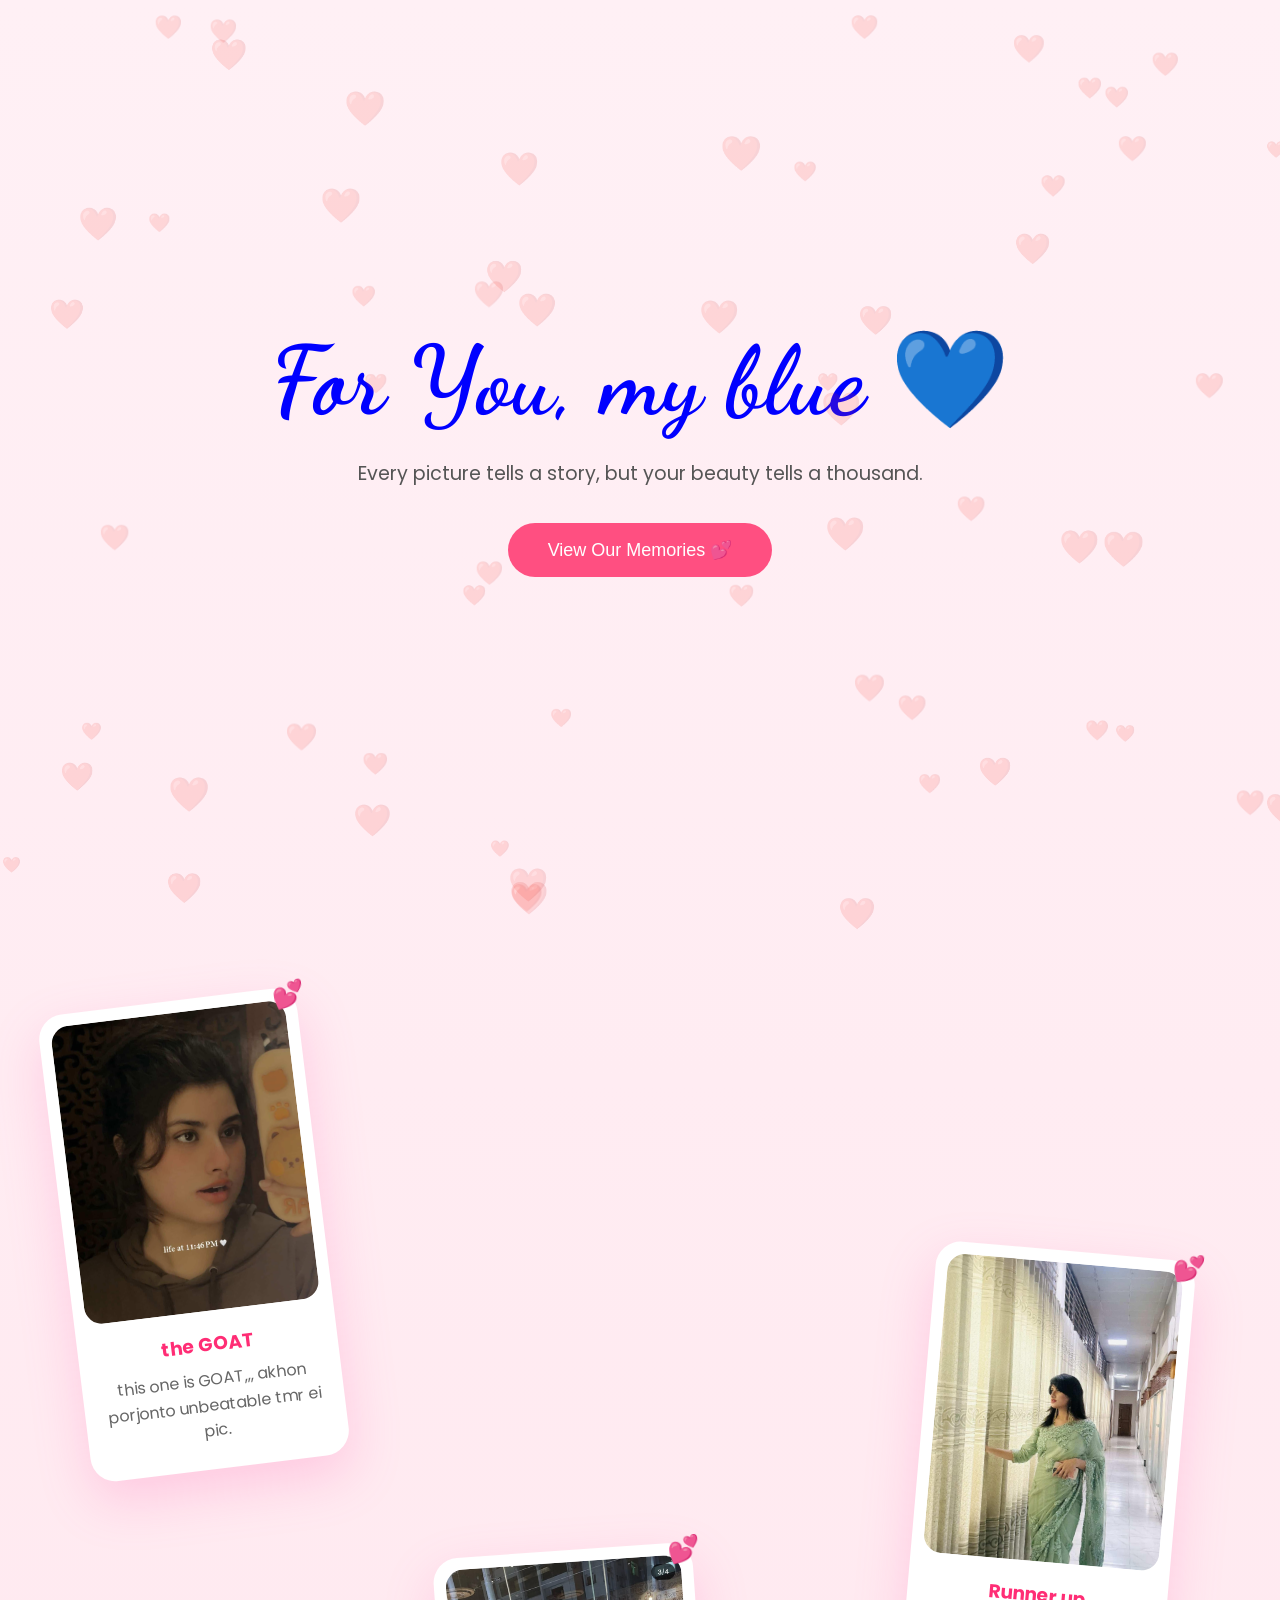
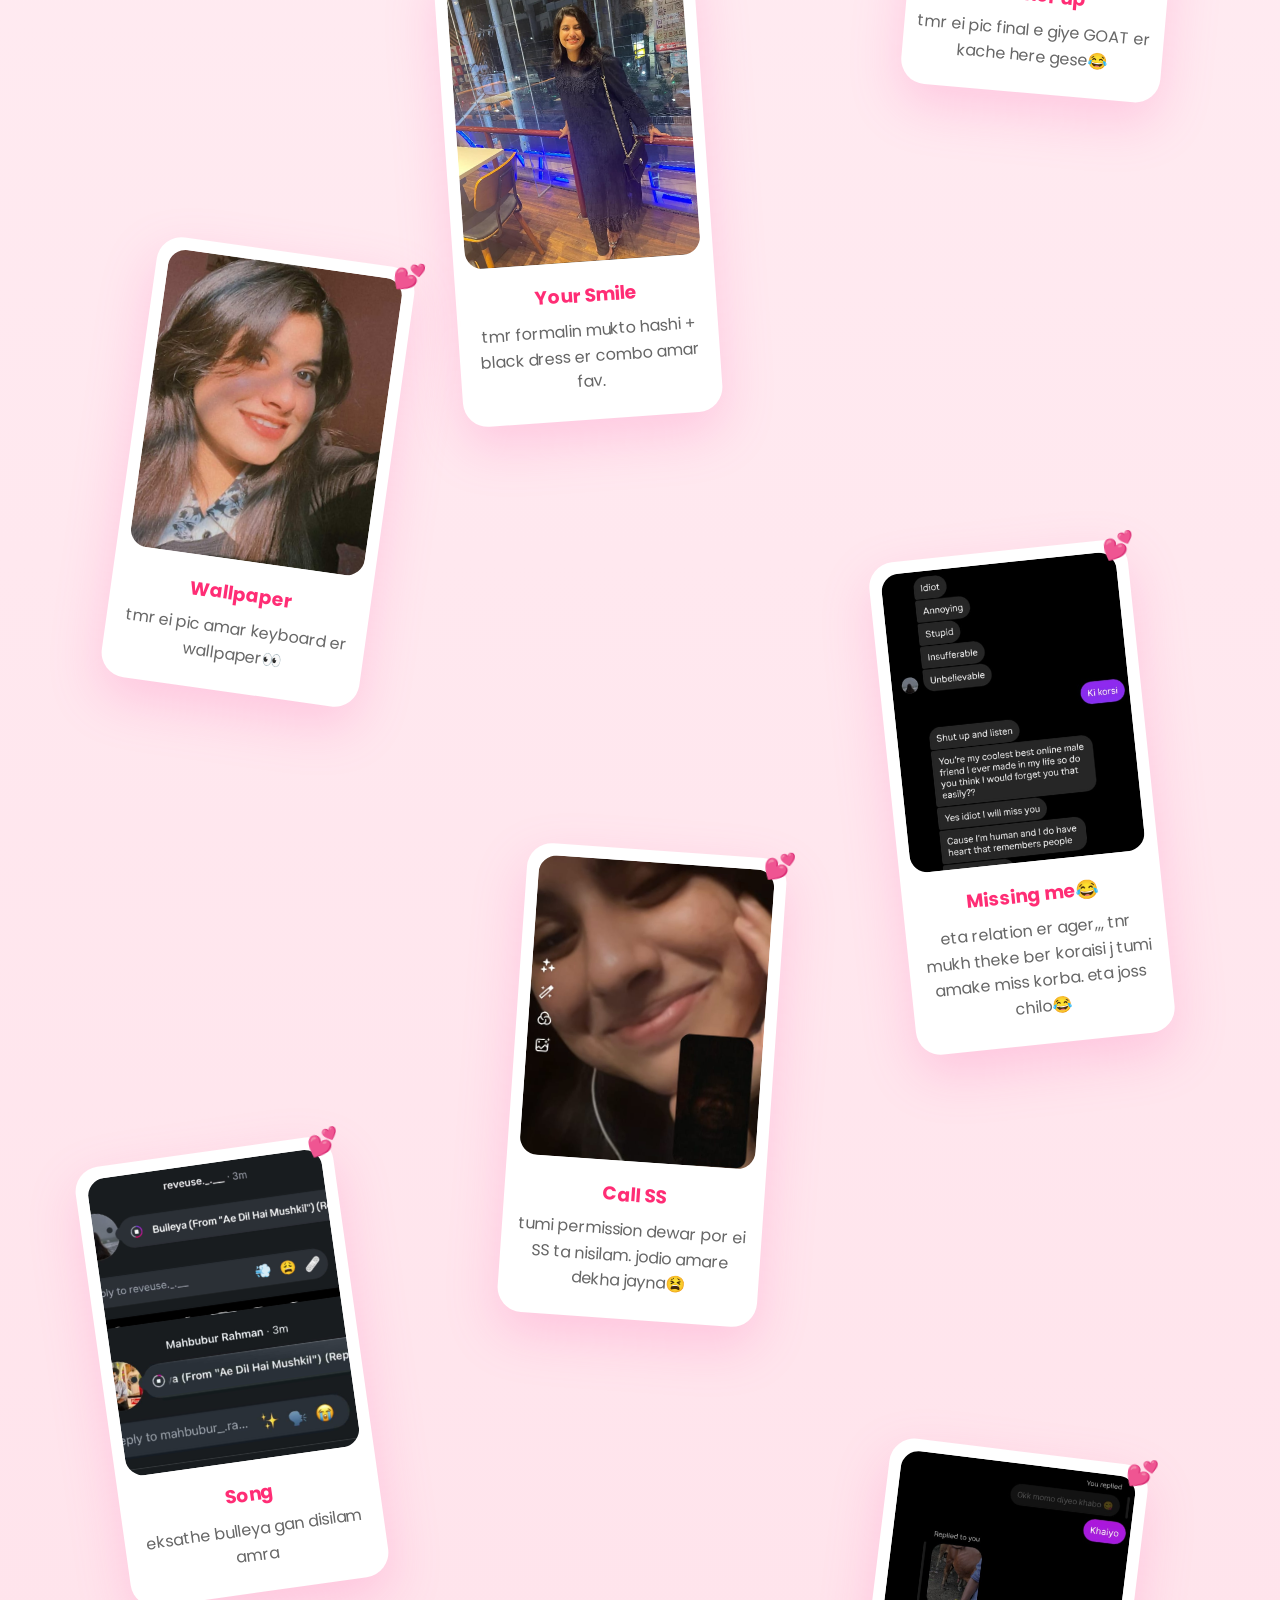
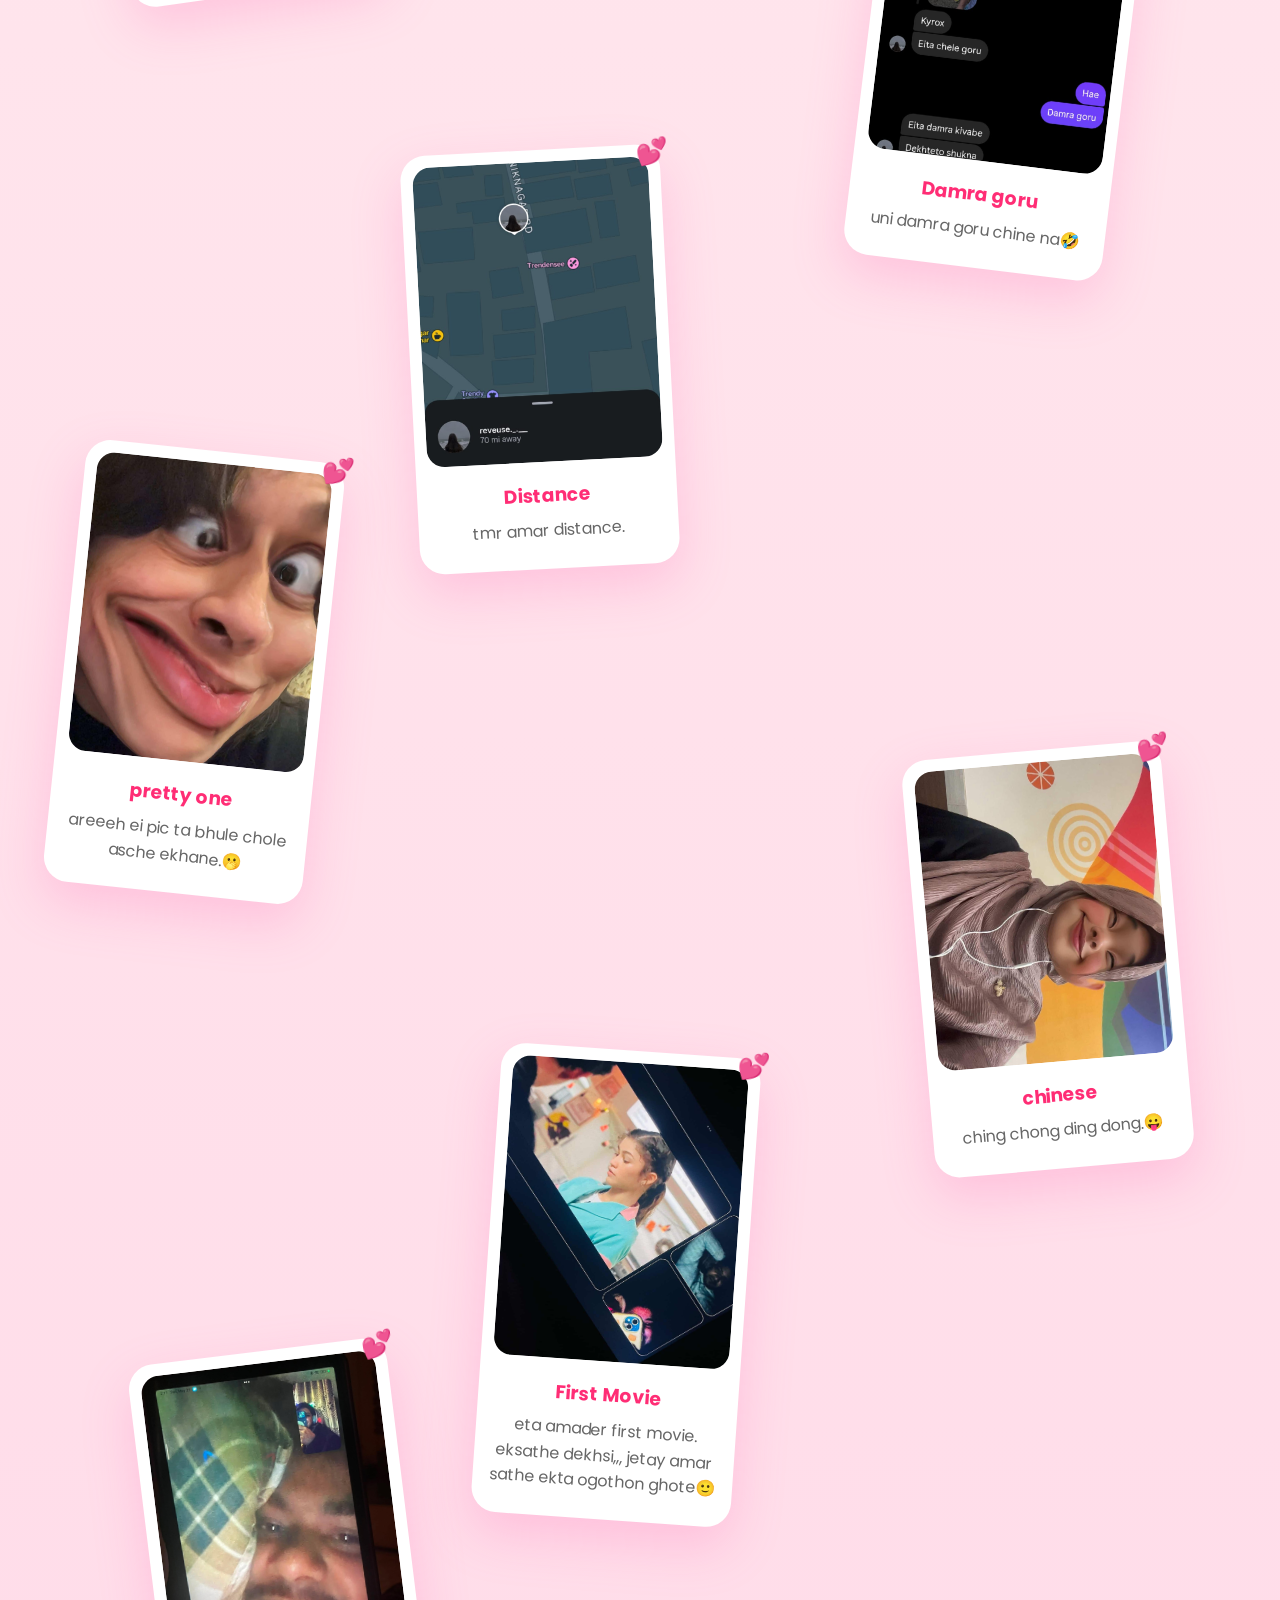
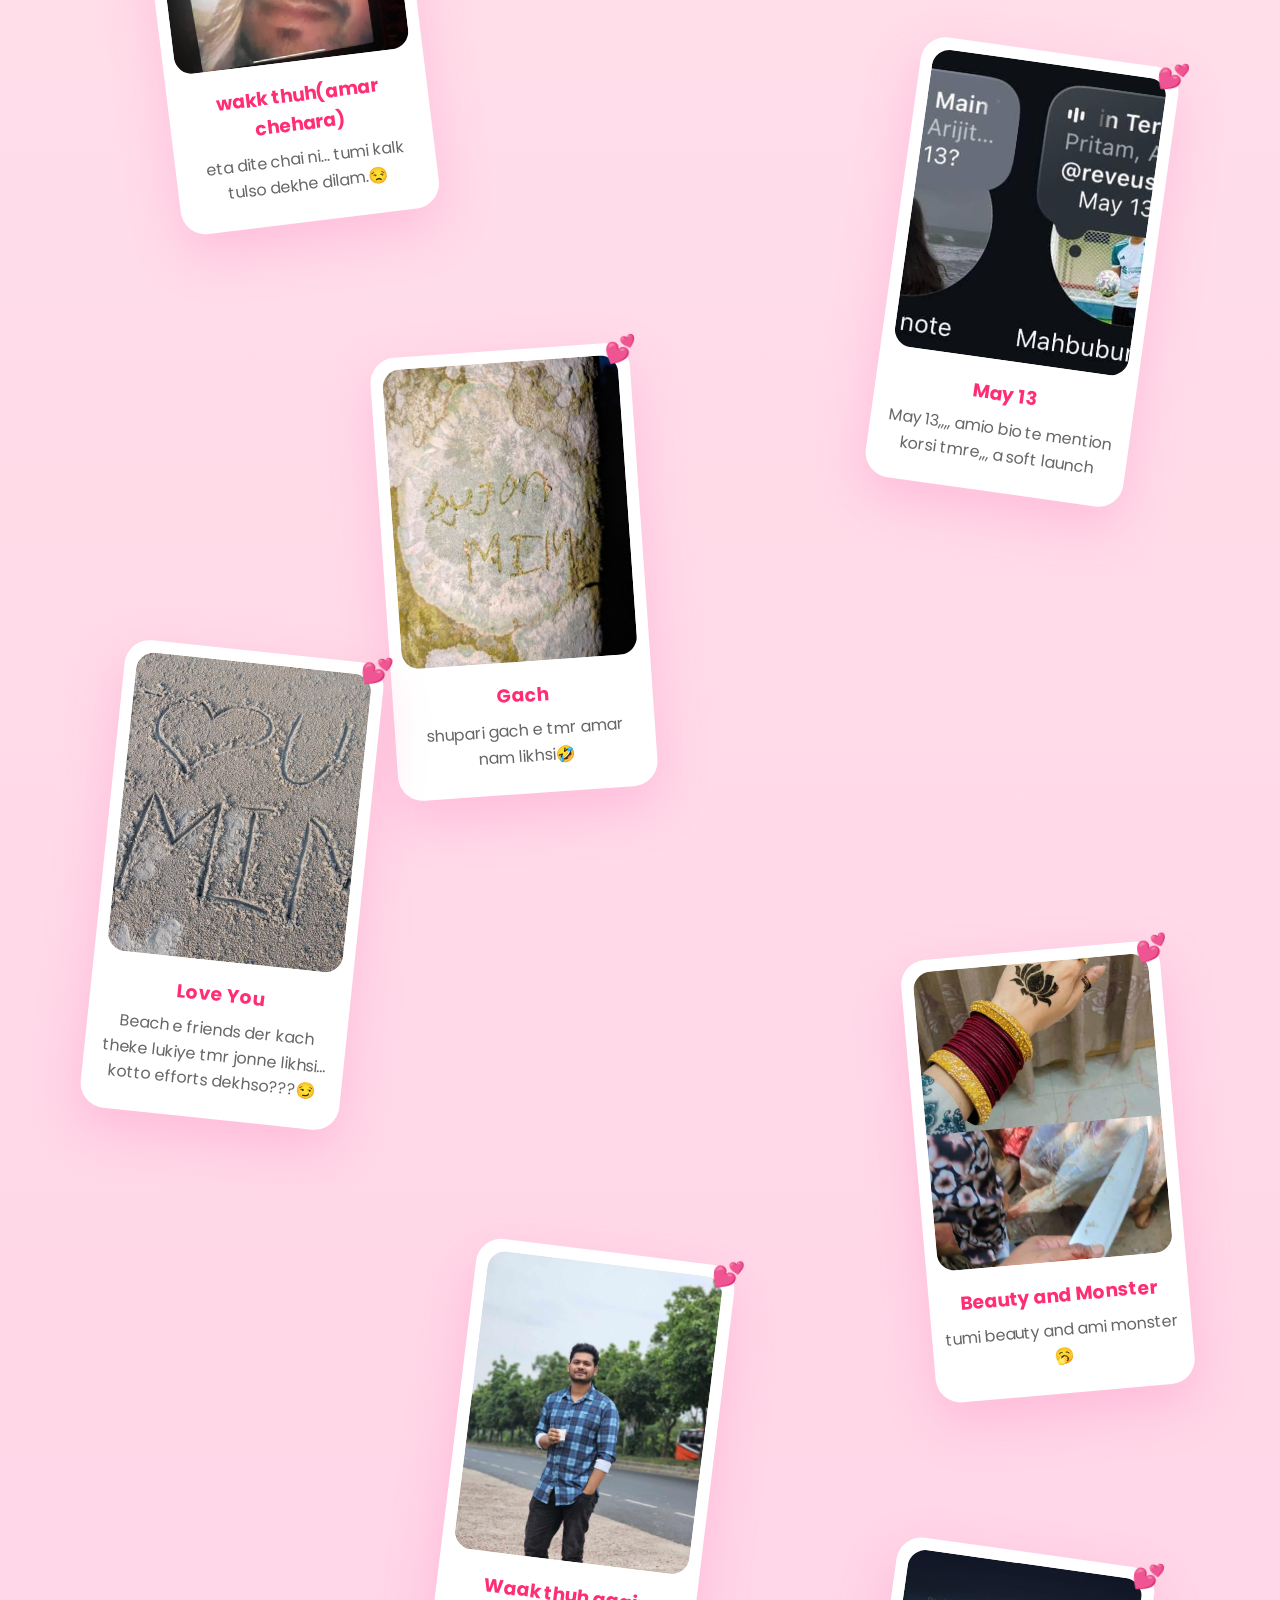
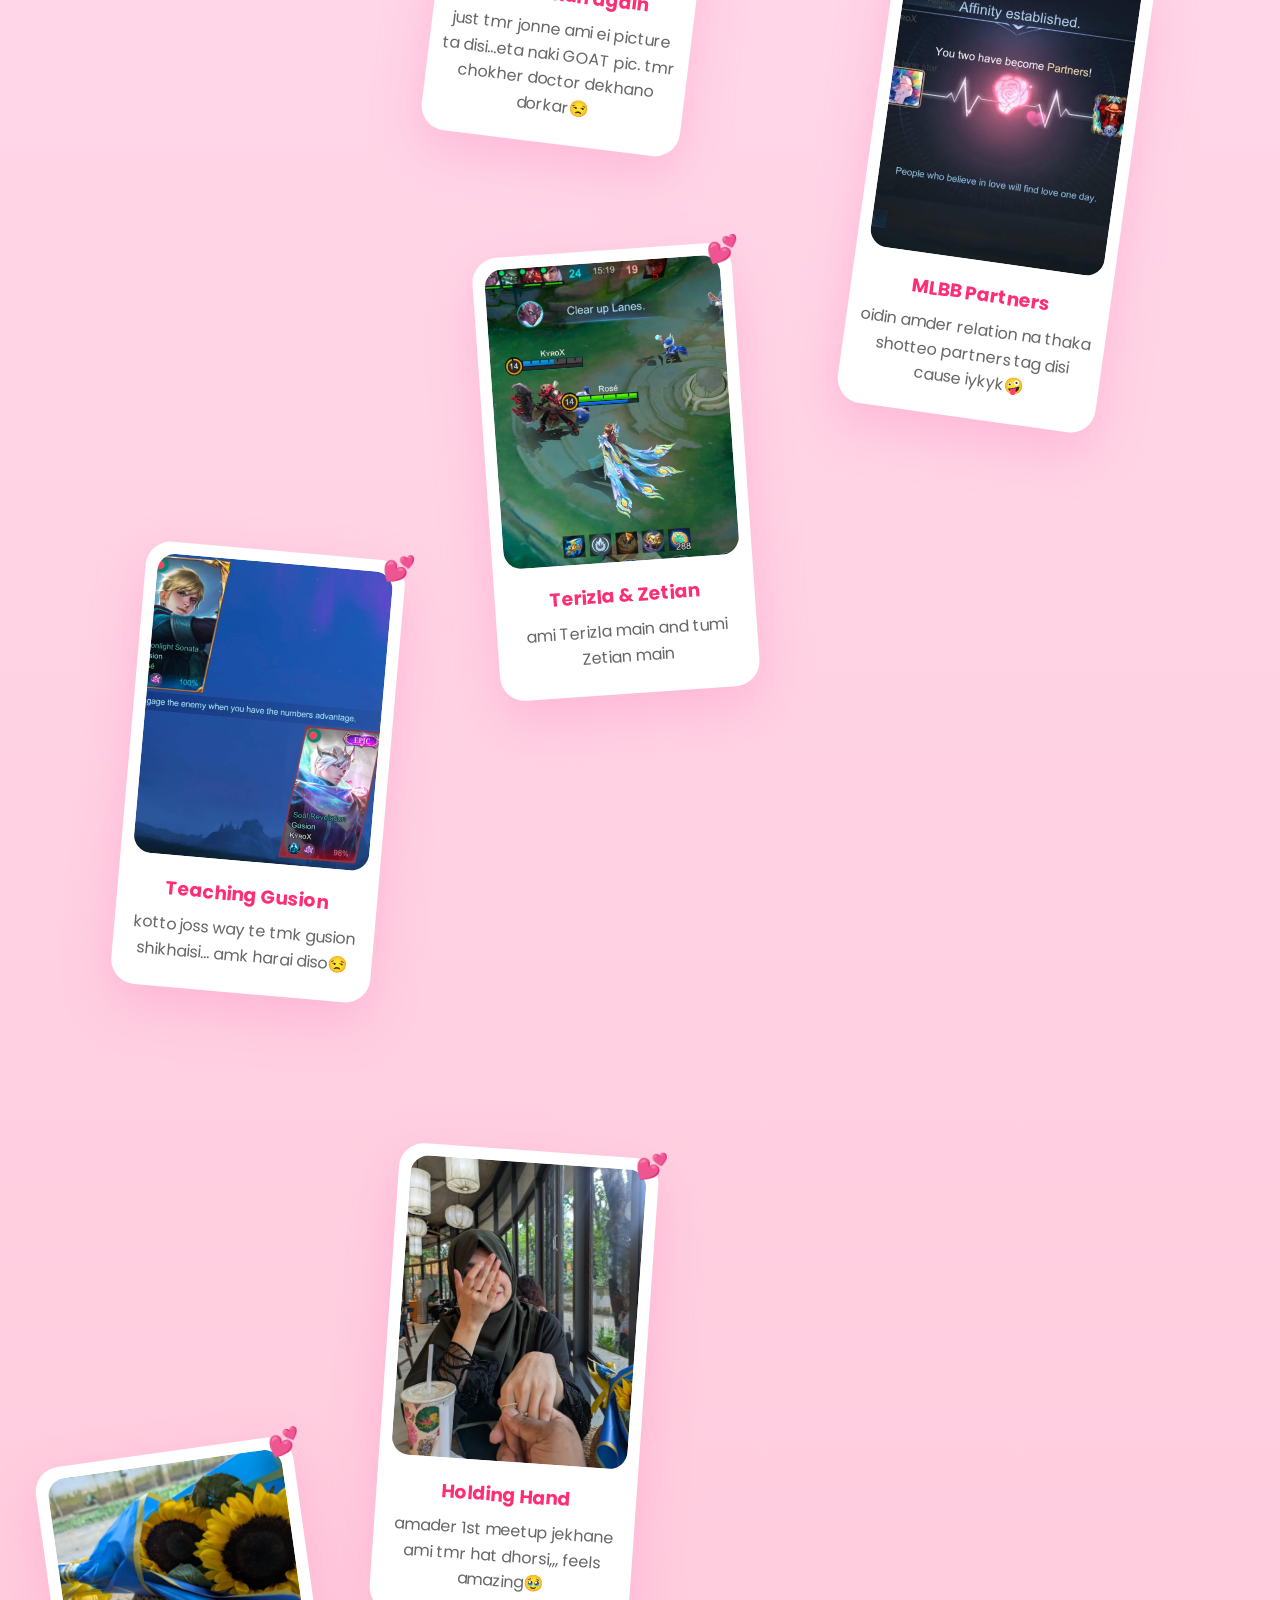
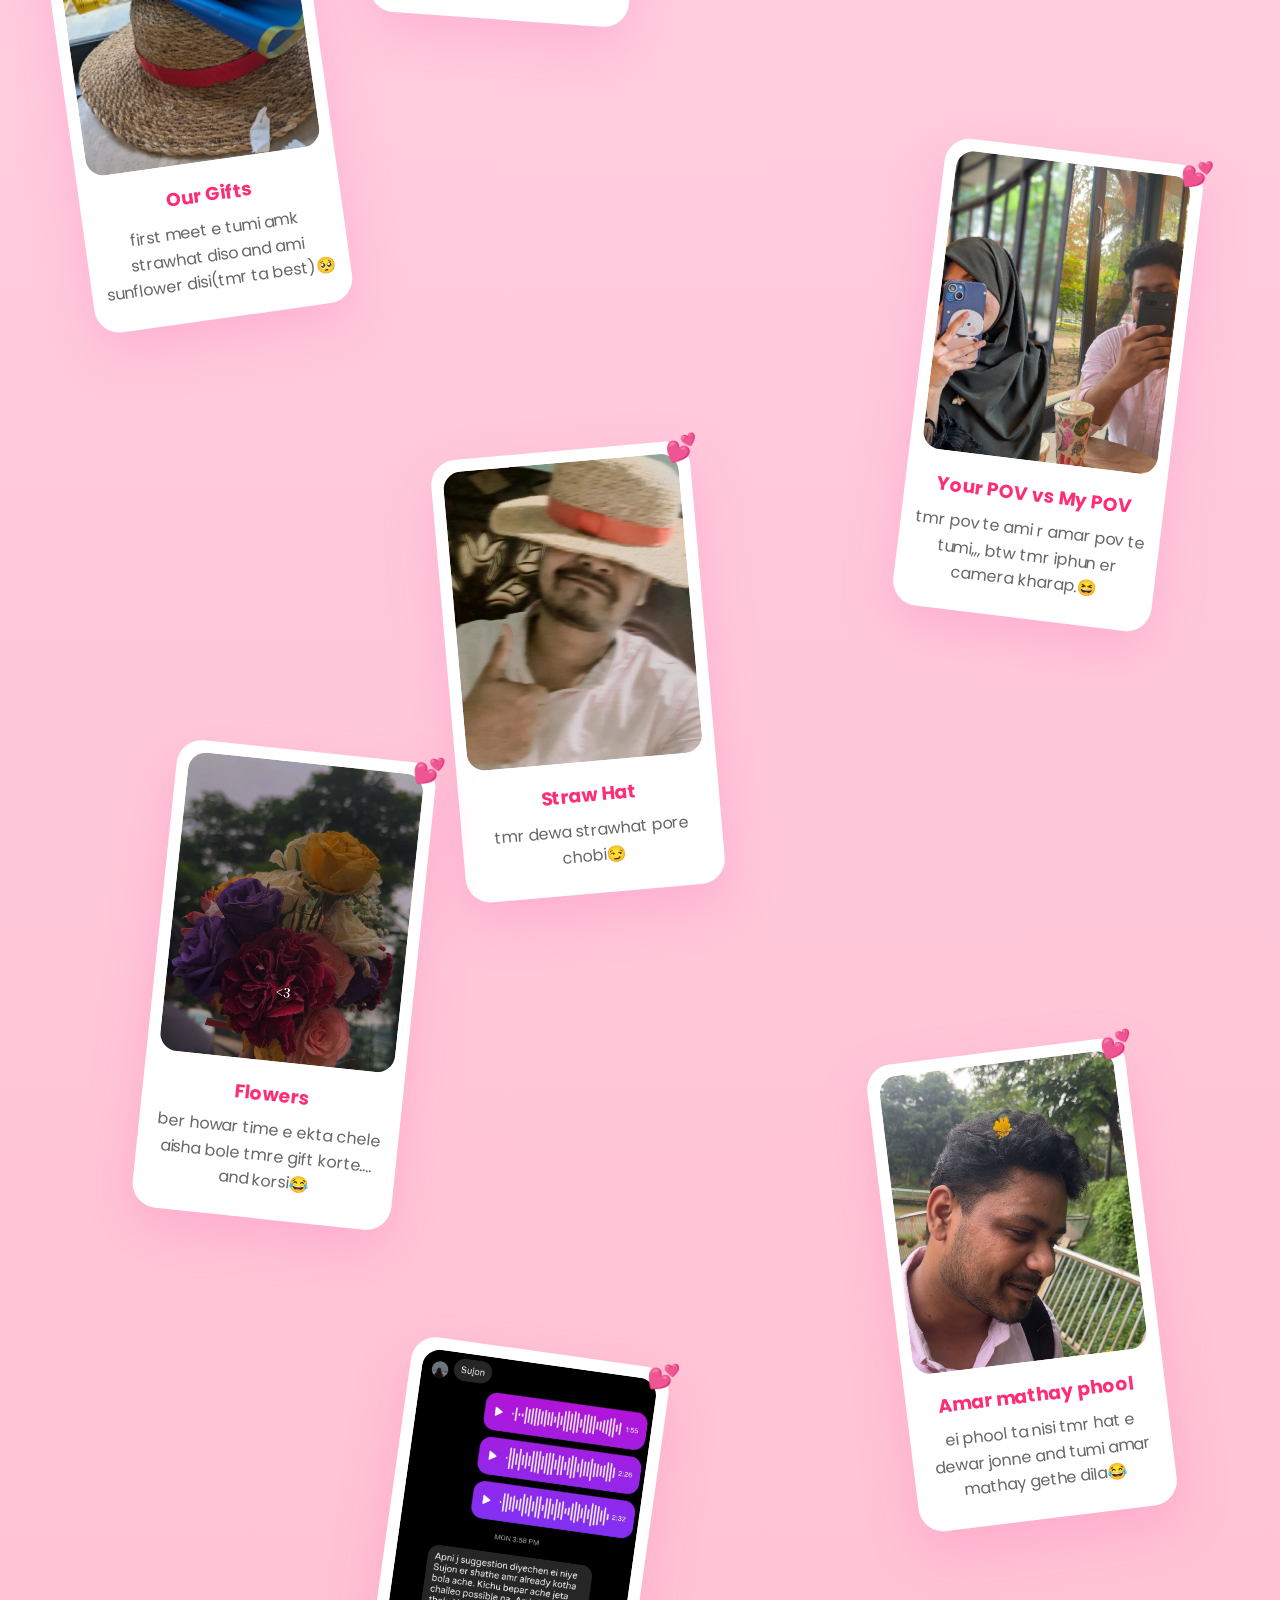
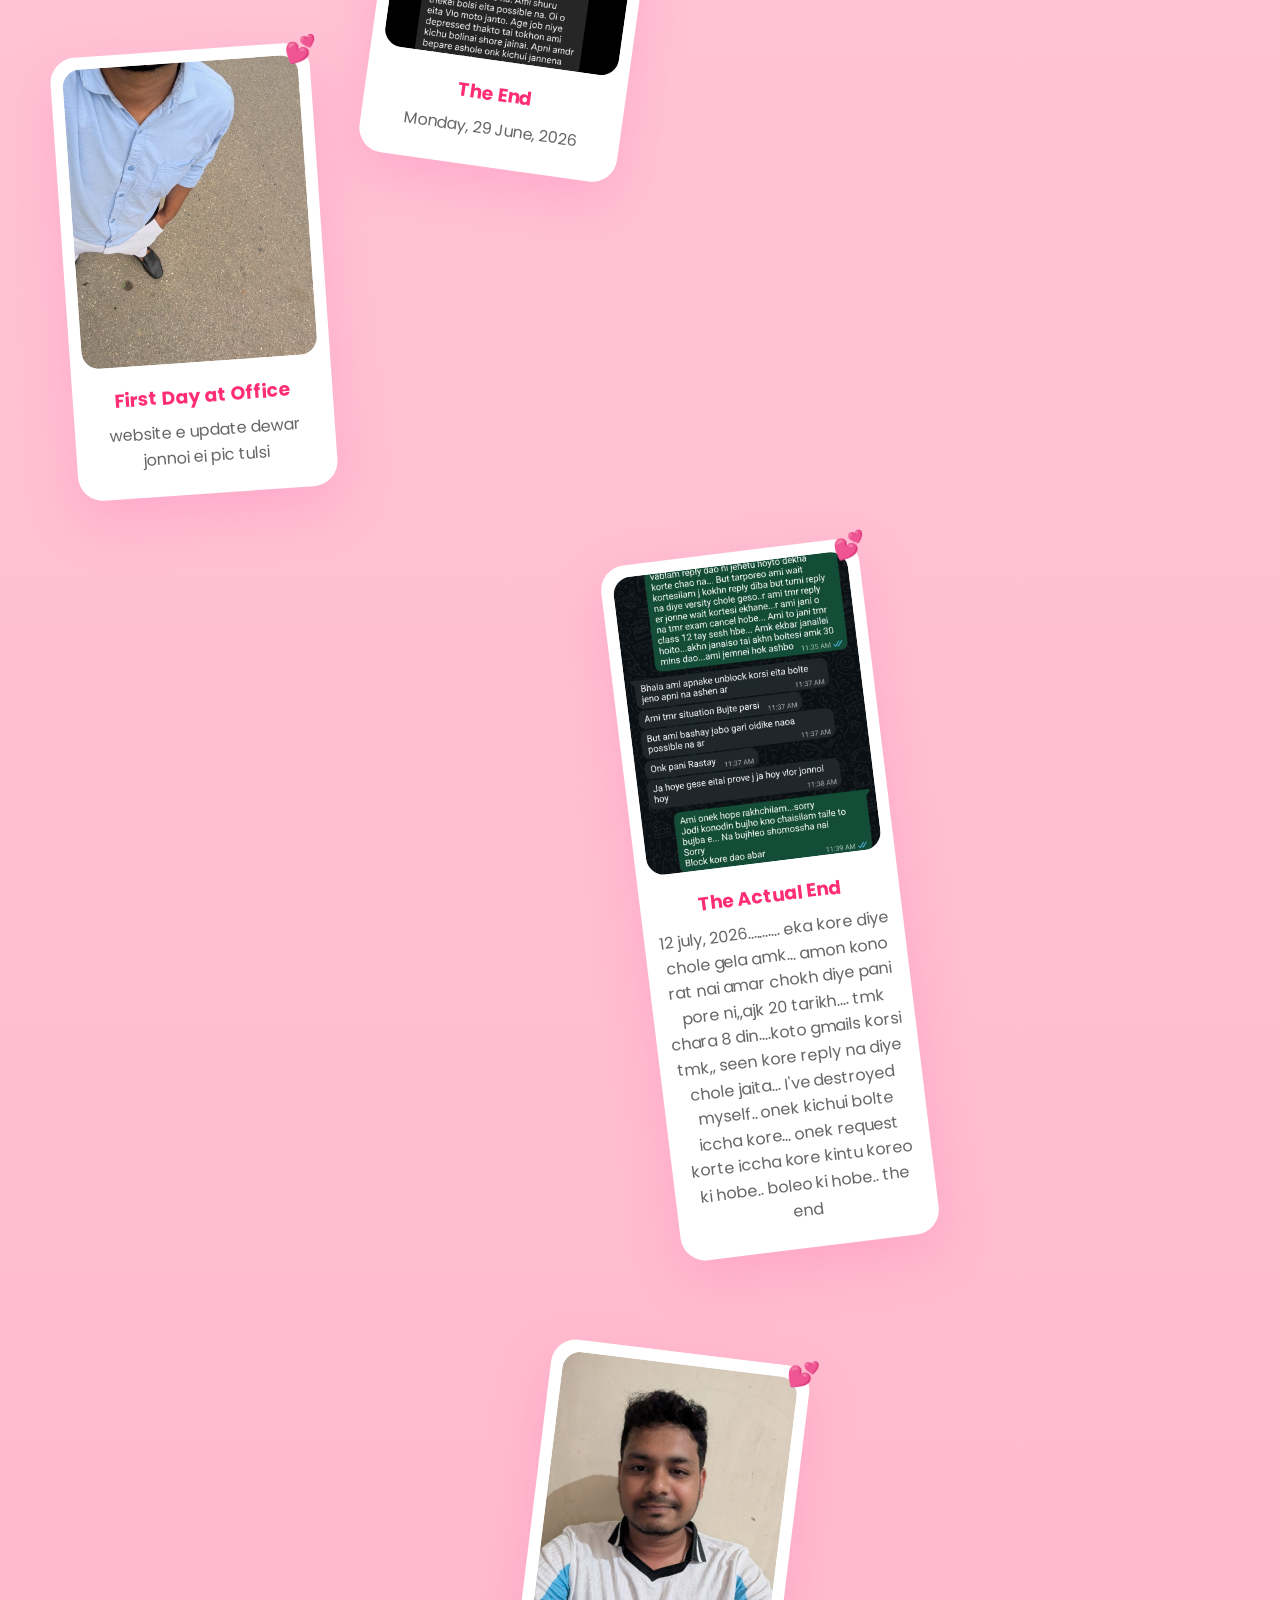
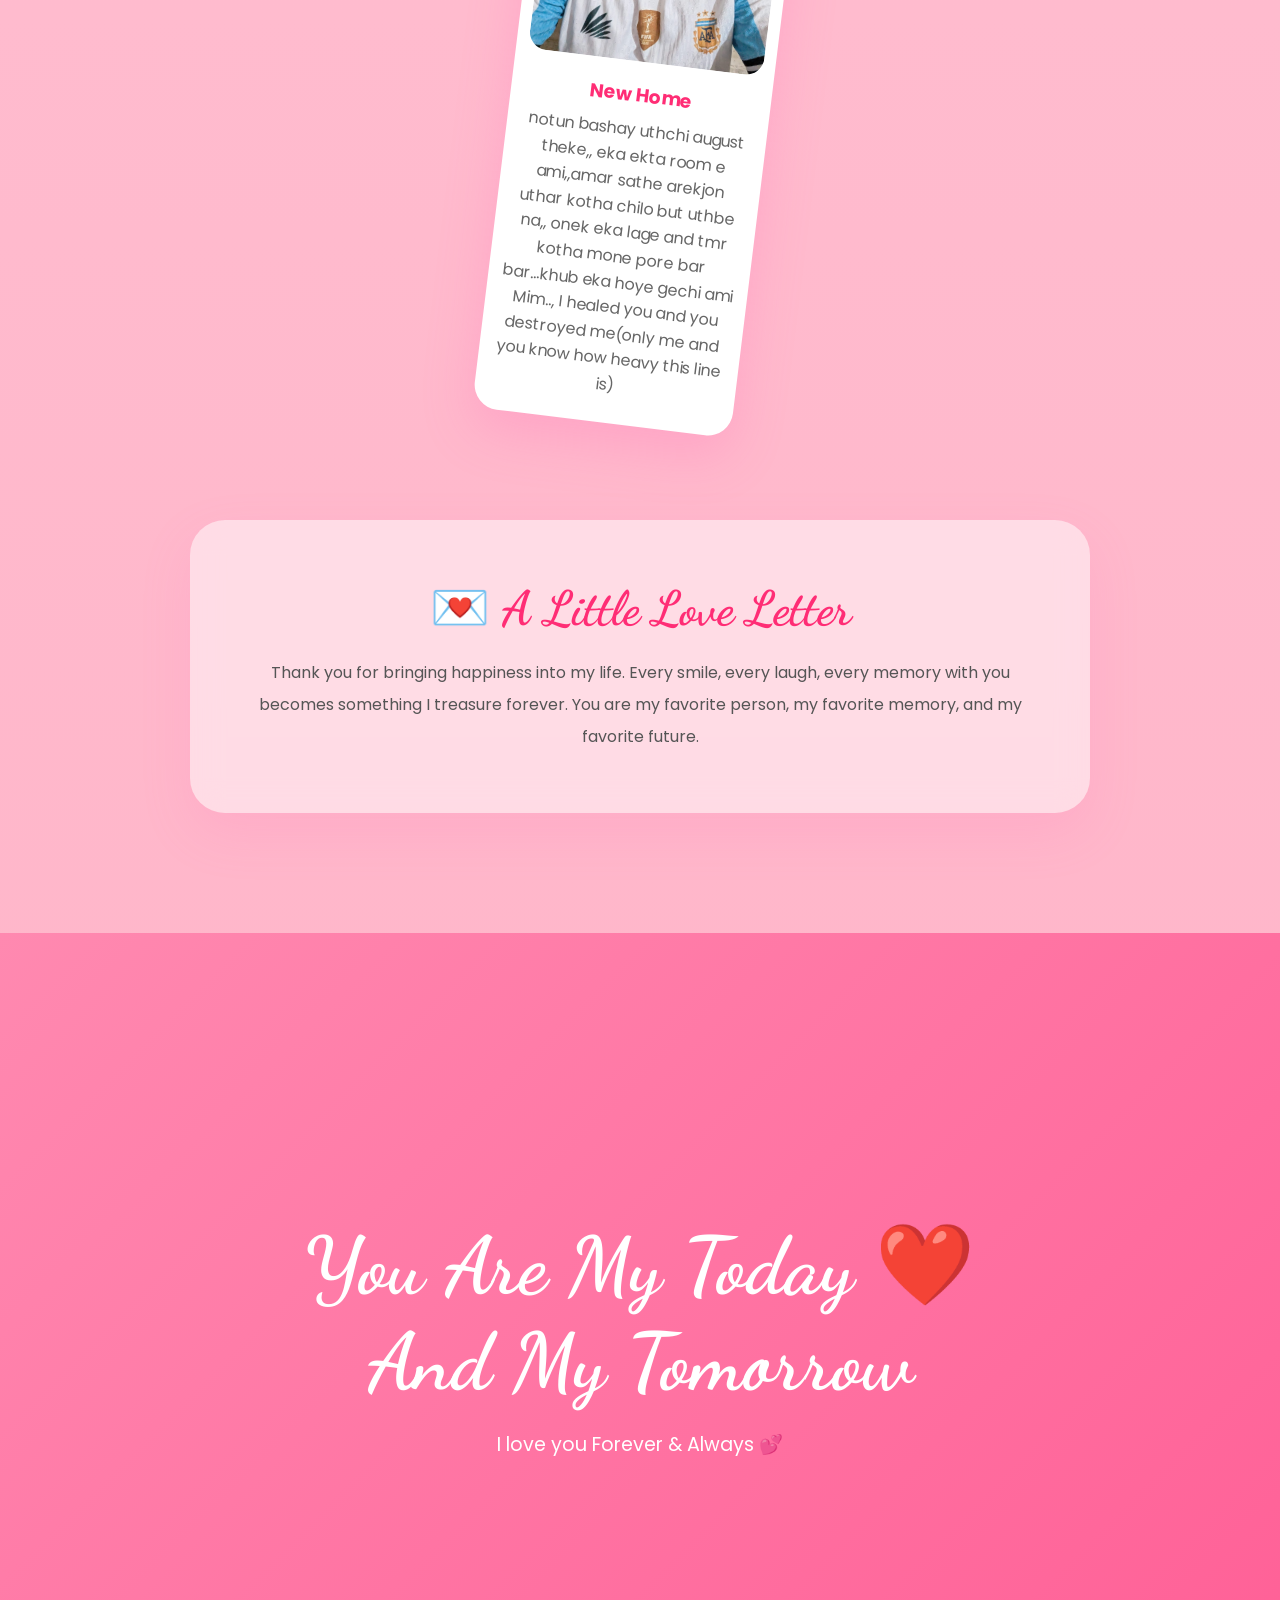
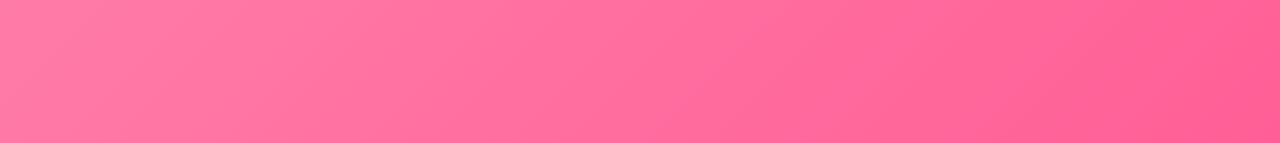
<file: index.html>
<!DOCTYPE html>
<html lang="en">
<head>
<meta charset="UTF-8">
<meta name="viewport" content="width=device-width, initial-scale=1.0">

<title>For My Beautiful Girl ❤️</title>

<link href="https://fonts.googleapis.com/css2?family=Poppins:wght@300;400;600;700&family=Dancing+Script:wght@700&display=swap" rel="stylesheet">

<style>

*{
    margin:0;
    padding:0;
    box-sizing:border-box;
}

html{
    scroll-behavior:smooth;
}

body{
    overflow-x:hidden;
    font-family:'Poppins',sans-serif;

    background:linear-gradient(
    180deg,
    #fff0f5,
    #ffe4ec,
    #ffd6e7,
    #ffc2d4,
    #ffb3c7
    );
}

/* HERO */

.hero{
    height:100vh;
    display:flex;
    flex-direction:column;
    justify-content:center;
    align-items:center;
    text-align:center;
    padding:20px;
}

.hero h1{
    font-size:6rem;
    color: blue;
    font-family:'Dancing Script',cursive;
}

.hero p{
    margin-top:20px;
    max-width:650px;
    color:#555;
    font-size:1.2rem;
}

.hero button{
    margin-top:35px;
    padding:16px 40px;
    border:none;
    border-radius:50px;
    background:#ff4f81;
    color:white;
    cursor:pointer;
    font-size:18px;
    transition:.4s;
}

.hero button:hover{
    transform:scale(1.08);
    box-shadow:0 10px 30px rgba(255,79,129,.4);
}

/* FLOATING GALLERY */

.floating-gallery{
    position:relative;
    width:100%;
    min-height:10700px;
}

/* CARD */

.floating-card{

    position:absolute;

    width:260px;

    background:white;

    padding:12px 12px 25px;

    border-radius:25px;

    box-shadow:
    0 20px 50px rgba(255,105,180,.25);

    opacity:0;

    transform:translateY(100px);

    transition:.8s;

    animation:floating 6s ease-in-out infinite;
}

.floating-card.show{
    opacity:1;
    transform:translateY(0);
}

.floating-card:hover{
    scale:1.08;
}

.floating-card img{
    width:100%;
    height:300px;
    object-fit:cover;
    border-radius:18px;
}

.floating-card h3{
    color:#ff2d75;
    margin-top:12px;
    text-align:center;
}

.floating-card p{
    text-align:center;
    color:#666;
    margin-top:8px;
    line-height:1.6;
}

.floating-card::before{
    content:"💕";
    position:absolute;
    top:-12px;
    right:-8px;
    font-size:26px;
}

/* POSITIONS */

.card1  { top:100px; left:5%; rotate:-7deg; }
.card2  { top:350px; right:8%; rotate:5deg; }
.card3  { top:650px; left:35%; rotate:-4deg; }

.card4  { top:950px; left:10%; rotate:8deg; }
.card5  { top:1250px; right:10%; rotate:-6deg; }
.card6  { top:1550px; left:40%; rotate:4deg; }

.card7  { top:1850px; left:8%; rotate:-8deg; }
.card8  { top:2150px; right:12%; rotate:7deg; }
.card9  { top:2450px; left:32%; rotate:-3deg; }

.card10 { top:2750px; left:5%; rotate:6deg; }
.card11 { top:3050px; right:8%; rotate:-5deg; }
.card12 { top:3350px; left:38%; rotate:4deg; }

.card13 { top:3650px; left:12%; rotate:-7deg; }
.card14 { top:3950px; right:10%; rotate:8deg; }
.card15 { top:4250px; left:30%; rotate:-4deg; }

.card16 { top:4550px; left:8%; rotate:6deg; }
.card17 { top:4850px; right:8%; rotate:-5deg; }
.card18 { top:5150px; left:35%; rotate:7deg; }
.card19 { top:5450px; right:12%; rotate:8deg; }
.card20 { top:5750px; left:38%; rotate:-4deg; }
.card21 { top:6050px; left:10%; rotate:5deg; }
.card22 { top:6350px; right:10%; rotate:-6deg; }
.card23 { top:6650px; left:30%; rotate:4deg; }
.card24 { top:6950px; left:5%; rotate:-8deg; }  
.card25 { top:7250px; right:8%; rotate:7deg; }
.card26 { top:7550px; left:35%; rotate:-5deg; }
.card27 { top:7850px; left:12%; rotate:6deg; }
.card28 { top:8150px; right:10%; rotate:-7deg; }
.card29 { top:8450px; left:30%; rotate:8deg; }
.card30 { top:8750px; left:5%; rotate:-4deg; }
.card31 { top:9250px; left:50%; rotate:-7deg; }
.card32 {top:10050px; left:40%; rotate:7deg;}

/* FLOATING ANIMATION */

@keyframes floating{

    0%{
        transform:translateY(0);
    }

    50%{
        transform:translateY(-20px);
    }

    100%{
        transform:translateY(0);
    }

}

/* LOVE LETTER */

.love-letter{

    width:85%;
    max-width:900px;
    margin:120px auto;

    background:rgba(255,255,255,.5);

    backdrop-filter:blur(15px);

    padding:60px;

    border-radius:35px;

    text-align:center;

    box-shadow:
    0 20px 50px rgba(255,105,180,.15);
}

.love-letter h2{
    font-size:3rem;
    color:#ff2d75;
    font-family:'Dancing Script',cursive;
}

.love-letter p{
    margin-top:20px;
    color:#555;
    line-height:2;
}

/* ENDING */

.ending{

    height:90vh;

    display:flex;
    justify-content:center;
    align-items:center;
    flex-direction:column;

    text-align:center;

    background:
    linear-gradient(
    135deg,
    #ff89b0,
    #ff5f96
    );
}

.ending h1{
    color:white;
    font-size:5rem;
    font-family:'Dancing Script',cursive;
}

.ending p{
    color:white;
    margin-top:20px;
    font-size:1.2rem;
}

/* MOBILE */

@media(max-width:768px){

.hero h1{
    font-size:4rem;
}

.floating-gallery{
    min-height:auto;
    padding:20px;
}

.floating-card{
    position:relative;
    width:80%;
    margin-bottom:30px;
    left:0!important;
    right:0!important;
    top:0!important;
}

.love-letter{
    padding:30px;
}

.ending h1{
    font-size:3rem;
}

}

</style>
</head>

<body>

<section class="hero">

<h1>For You, my blue 💙</h1>

<p>
Every picture tells a story,
but your beauty tells a thousand.
</p>

<button onclick="goGallery()">
View Our Memories 💕
</button>

</section>

<section class="floating-gallery" id="gallery">

<div class="floating-card card1 reveal">
<img src="./messybun.jpeg">
<h3>the GOAT</h3>
<p>this one is GOAT,,, akhon porjonto unbeatable tmr ei pic.</p>
</div>

<div class="floating-card card2 reveal">
<img src="./goat.jpeg">
<h3>Runner up</h3>
<p>tmr ei pic final e giye GOAT er kache here gese😂</p>
</div>

<div class="floating-card card3 reveal">
<img src="./black dress.jpeg">
<h3>Your Smile</h3>
<p>tmr formalin mukto hashi + black dress er combo amar fav.
</p>
</div>

<div class="floating-card card4 reveal">
<img src="./sunkiss.jpeg">
<h3>Wallpaper</h3>
<p>tmr ei pic amar keyboard er wallpaper👀</p>
</div>

<div class="floating-card card5 reveal">
<img src="./missme.jpeg">
<h3>Missing me😂</h3>
<p>eta relation er ager,,, tnr mukh theke ber koraisi j tumi amake miss korba. eta joss chilo😂</p>
</div>

<div class="floating-card card6 reveal">
<img src="./callss.jpeg">
<h3>Call SS</h3>
<p>tumi permission dewar por ei SS ta nisilam. jodio amare dekha jayna😫</p>
</div>

<div class="floating-card card7 reveal">
<img src="./song.jpeg">
<h3>Song</h3>
<p>eksathe bulleya gan disilam amra</p>
</div>

<div class="floating-card card8 reveal">
<img src="./damra.jpeg">
<h3>Damra goru</h3>
<p> uni damra goru chine na🤣</p>
</div>

<div class="floating-card card9 reveal">
<img src="./distance.jpeg">
<h3>Distance</h3>
<p>tmr amar distance.</p>
</div>

<div class="floating-card card10 reveal">
<img src="./funny.jpeg">
<h3>pretty one</h3>
<p>areeeh ei pic ta bhule chole asche ekhane.🫢</p>
</div>

<div class="floating-card card11 reveal">
<img src="./china.jpeg">
<h3>chinese</h3>
<p>ching chong ding dong.😛</p>
</div>

<div class="floating-card card12 reveal">
<img src="./movie.jpeg">
<h3>First Movie</h3>
<p>eta amader first movie. eksathe dekhsi,,, jetay amar sathe ekta ogothon ghote🙂</p>
</div>

<div class="floating-card card13 reveal">
<img src="./chih.jpeg">
<h3>wakk thuh(amar chehara)</h3>
<p>eta dite chai ni... tumi kalk tulso dekhe dilam.😒</p>
</div>

<div class="floating-card card14 reveal">
<img src="./may13.jpeg">
<h3>May 13</h3>
<p>May 13,,,, amio bio te mention korsi tmre,,, a soft launch</p>
</div>

<div class="floating-card card15 reveal">
<img src="./gach.jpeg">
<h3>Gach</h3>
<p>shupari gach e tmr amar nam likhsi🤣</p>
</div>

<div class="floating-card card16 reveal">
<img src="./loveu.jpeg">
<h3>Love You</h3>
<p>Beach e friends der kach theke lukiye tmr jonne likhsi... kotto efforts dekhso???😏</p>
</div>

<div class="floating-card card17 reveal">
<img src="./monster.jpeg">
<h3>Beauty and Monster</h3>
<p>tumi beauty and ami monster🥱</p>
</div>

<div class="floating-card card18 reveal">
<img src="./me.jpeg">
<h3>Waak thuh again</h3>
<p>just tmr jonne ami ei picture ta disi...eta naki GOAT pic. tmr chokher doctor dekhano dorkar😒</p>
</div>
<div class="floating-card card19 reveal">
<img src="./partners.jpeg">
<h3> MLBB Partners</h3>
<p>oidin amder relation na thaka shotteo partners tag disi cause iykyk🤪</p>
</div>
<div class="floating-card card20 reveal">
<img src="./terizlazetian.jpeg">
<h3>Terizla & Zetian</h3>
<p>ami Terizla main and tumi Zetian main</p>
</div>
<div class="floating-card card21 reveal">
<img src="./teaching gs.jpeg">
<h3>Teaching Gusion</h3>
<p>kotto joss way te tmk gusion shikhaisi... amk harai diso😒</p>
</div>
<div class="floating-card card23 reveal">
<img src="./holdinghand.jpeg">
<h3>Holding Hand</h3>
<p>amader 1st meetup jekhane ami tmr hat dhorsi,,, feels amazing🥹</p>
</div>
<div class="floating-card card24 reveal">
<img src="./gifts.jpeg">
<h3>Our Gifts</h3>
<p>first meet e tumi amk strawhat diso and ami sunflower disi(tmr ta best)🥺</p>
</div>
<div class="floating-card card25 reveal">
<img src="./pictogether.jpeg">
<h3>Your POV vs My POV</h3>
<p>tmr pov te ami r amar pov te tumi,,, btw tmr iphun er camera kharap.😆</p>
</div>
<div class="floating-card card26 reveal">
<img src="./strawhat.jpeg">
<h3>Straw Hat</h3>
<p>tmr dewa strawhat pore chobi😏</p>
</div>
<div class="floating-card card27 reveal">
<img src="./flowers.jpeg">
<h3>Flowers</h3>
<p>ber howar time e ekta chele aisha bole tmre gift korte.... and korsi😂</p>
</div>
<div class="floating-card card28 reveal">
<img src="./phool.jpeg">
<h3>Amar mathay phool</h3>
<p>ei phool ta nisi tmr hat e dewar jonne and tumi amar mathay gethe dila😂</p>
</div>
<div class="floating-card card29 reveal">
<img src="./end.jpeg">
<h3>The End</h3>
<p>Monday, 29 June, 2026</p>
</div>
<div class="floating-card card30 reveal">
<img src="./firstdayoffice.jpeg">
<h3>First Day at Office</h3>
<p>website e update dewar jonnoi ei pic tulsi</p>
</div>
<div class="floating-card card31 reveal">
<img src="./theend.jpeg">
<h3>The Actual End</h3>
<p>12 july, 2026........... eka kore diye chole gela amk... amon kono rat nai amar chokh diye pani pore ni,,ajk 20 tarikh.... tmk chara 8 din....koto gmails korsi tmk,, seen kore reply na diye chole jaita... I've destroyed myself.. onek kichui bolte iccha kore... onek request korte iccha kore kintu koreo ki hobe.. boleo ki hobe.. the end</p>
</div>
<div class="floating-card card32 reveal">
<img src="./newhome.jpeg">
<h3>New Home</h3>
<p>notun bashay uthchi august theke,, eka ekta room e ami,,amar sathe arekjon uthar kotha chilo but uthbe na,, onek eka lage and tmr kotha mone pore bar bar...khub eka hoye gechi ami Mim.., I healed you and you destroyed me(only me and you know how heavy this line is)</p>
</div>

</section>

<section class="love-letter">

<h2>💌 A Little Love Letter</h2>

<p>
Thank you for bringing happiness into my life.
Every smile, every laugh, every memory with you
becomes something I treasure forever.

You are my favorite person,
my favorite memory,
and my favorite future.
</p>

</section>

<section class="ending">

<h1>
You Are My Today ❤️<br>
And My Tomorrow
</h1>

<p> I love you Forever & Always 💕</p>

</section>

<script>

function goGallery(){
    document.getElementById('gallery')
    .scrollIntoView({
        behavior:'smooth'
    });
}

const cards=document.querySelectorAll('.reveal');

function revealCards(){

cards.forEach(card=>{

const top=card.getBoundingClientRect().top;

if(top < window.innerHeight-100){
card.classList.add('show');
}

});

}

window.addEventListener('scroll',revealCards);

revealCards();

/* FLOATING HEARTS */

for(let i=0;i<60;i++){

const heart=document.createElement('div');

heart.innerHTML='❤️';

heart.style.position='fixed';
heart.style.left=Math.random()*100+'vw';
heart.style.top=Math.random()*100+'vh';

heart.style.fontSize=
(15+Math.random()*20)+'px';

heart.style.opacity='.15';

heart.style.pointerEvents='none';

heart.style.zIndex='999';

heart.animate(
[
{transform:'translateY(0px)'},
{transform:'translateY(-60px)'}
],
{
duration:3000+Math.random()*4000,
iterations:Infinity,
direction:'alternate'
}
);

document.body.appendChild(heart);

}

</script>

</body>
</html>
</file>
